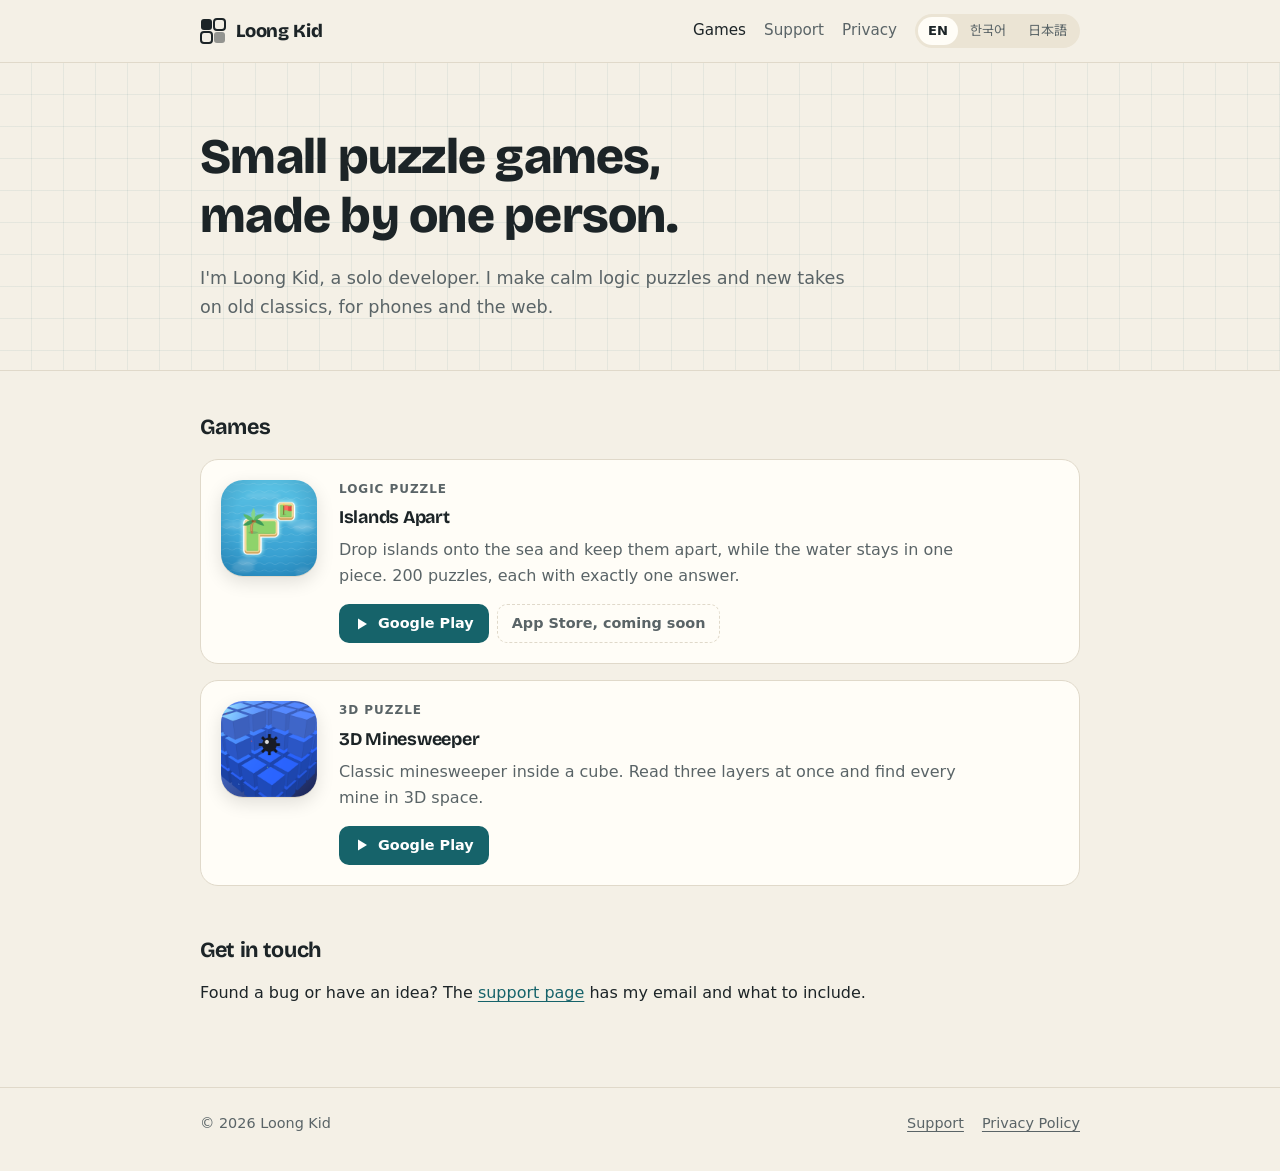
<file: index.html>
<!doctype html>
<html lang="en">
<head>
<meta charset="utf-8">
<meta name="viewport" content="width=device-width, initial-scale=1">
<title>Loong Kid Games</title>
<meta name="description" content="Small puzzle games made by Loong Kid, a solo developer: Islands Apart and 3D Minesweeper.">
<link rel="icon" href="assets/icons/islands-apart.png">
<link rel="preconnect" href="https://fonts.googleapis.com">
<link rel="preconnect" href="https://fonts.gstatic.com" crossorigin>
<link rel="stylesheet" href="https://fonts.googleapis.com/css2?family=Bricolage+Grotesque:opsz,wght@12..96,600;12..96,800&family=Noto+Sans+JP:wght@400;700&family=Noto+Sans+KR:wght@400;700&display=swap">
<link rel="stylesheet" href="assets/site.css">
</head>
<body>

<header class="top">
  <div class="wrap">
    <a class="brand" href="./">
      <svg viewBox="0 0 26 26" aria-hidden="true"><rect x="1" y="1" width="11" height="11" rx="3" fill="currentColor"/><rect x="14" y="1" width="11" height="11" rx="3" fill="none" stroke="currentColor" stroke-width="2"/><rect x="1" y="14" width="11" height="11" rx="3" fill="none" stroke="currentColor" stroke-width="2"/><rect x="14" y="14" width="11" height="11" rx="3" fill="currentColor" opacity=".45"/></svg>
      Loong Kid
    </a>
    <div class="nav">
      <a href="./" aria-current="page"><span data-lang="en">Games</span><span data-lang="ko" hidden>게임</span><span data-lang="ja" hidden>ゲーム</span></a>
      <a href="support/"><span data-lang="en">Support</span><span data-lang="ko" hidden>문의</span><span data-lang="ja" hidden>サポート</span></a>
      <a href="privacy/"><span data-lang="en">Privacy</span><span data-lang="ko" hidden>개인정보</span><span data-lang="ja" hidden>プライバシー</span></a>
      <div class="langs" role="group" aria-label="Language">
        <button type="button" data-set="en" aria-pressed="true">EN</button>
        <button type="button" data-set="ko" aria-pressed="false">한국어</button>
        <button type="button" data-set="ja" aria-pressed="false">日本語</button>
      </div>
    </div>
  </div>
</header>

<div class="hero">
  <div class="wrap">
    <h1>
      <span data-lang="en">Small puzzle games, made by one person.</span>
      <span data-lang="ko" hidden>혼자 만드는 작은 퍼즐 게임</span>
      <span data-lang="ja" hidden>ひとりで作る、小さなパズルゲーム</span>
    </h1>
    <p class="lead" data-lang="en">I'm Loong Kid, a solo developer. I make calm logic puzzles and new takes on old classics, for phones and the web.</p>
    <p class="lead" data-lang="ko" hidden>1인 개발자 Loong Kid입니다. 차분하게 즐기는 논리 퍼즐과 익숙한 고전 게임을 새롭게 비튼 게임을 만들어요.</p>
    <p class="lead" data-lang="ja" hidden>ひとりで開発している Loong Kid です。落ち着いて遊べるロジックパズルや、おなじみのクラシックをひとひねりしたゲームを作っています。</p>
  </div>
</div>

<main class="wrap">
  <section aria-labelledby="games-h">
    <div class="section-head">
      <h2 id="games-h"><span data-lang="en">Games</span><span data-lang="ko" hidden>게임</span><span data-lang="ja" hidden>ゲーム</span></h2>
    </div>

    <div class="games">
      <article class="game" id="islands-apart">
        <img src="assets/icons/islands-apart.png" alt="" width="96" height="96">
        <div class="game-body">
          <div class="label"><span data-lang="en">Logic puzzle</span><span data-lang="ko" hidden>논리 퍼즐</span><span data-lang="ja" hidden>ロジックパズル</span></div>
          <h3>Islands Apart</h3>
          <p data-lang="en">Drop islands onto the sea and keep them apart, while the water stays in one piece. 200 puzzles, each with exactly one answer.</p>
          <p data-lang="ko" hidden>섬을 바다에 놓아 서로 떨어뜨리고, 바다는 하나로 이어 주세요. 답이 딱 하나인 퍼즐 200개.</p>
          <p data-lang="ja" hidden>島を海に置いて離ればなれに、海はひとつにつなげましょう。答えがひとつだけのパズル200問。</p>
          <div class="links">
            <a class="btn btn-solid" href="https://play.google.com/store/apps/details?id=loong.kid.islandsapart">
              <svg viewBox="0 0 16 16" aria-hidden="true"><path d="M4 2.5v11l9-5.5z" fill="currentColor"/></svg>Google Play
            </a>
            <span class="btn btn-soon">
              <span data-lang="en">App Store, coming soon</span><span data-lang="ko" hidden>App Store 출시 예정</span><span data-lang="ja" hidden>App Store 近日公開</span>
            </span>
          </div>
        </div>
      </article>


      <article class="game" id="3d-minesweeper">
        <img src="assets/icons/3d-minesweeper.png" alt="" width="96" height="96">
        <div class="game-body">
          <div class="label"><span data-lang="en">3D puzzle</span><span data-lang="ko" hidden>3D 퍼즐</span><span data-lang="ja" hidden>3Dパズル</span></div>
          <h3>3D Minesweeper</h3>
          <p data-lang="en">Classic minesweeper inside a cube. Read three layers at once and find every mine in 3D space.</p>
          <p data-lang="ko" hidden>정육면체 안에서 하는 지뢰찾기. 위아래 층을 함께 보며 3D 공간에 숨은 지뢰를 모두 찾아내세요.</p>
          <p data-lang="ja" hidden>立方体の中のマインスイーパー。上下の層を見比べて、3D空間に隠れた地雷をすべて見つけましょう。</p>
          <div class="links">
            <a class="btn btn-solid" href="https://play.google.com/store/apps/details?id=loong.kid.minesweeper">
              <svg viewBox="0 0 16 16" aria-hidden="true"><path d="M4 2.5v11l9-5.5z" fill="currentColor"/></svg>Google Play
            </a>
          </div>
        </div>
      </article>
    </div>
  </section>

  <section aria-labelledby="contact-h">
    <h2 id="contact-h"><span data-lang="en">Get in touch</span><span data-lang="ko" hidden>연락하기</span><span data-lang="ja" hidden>お問い合わせ</span></h2>
    <p data-lang="en">Found a bug or have an idea? The <a href="support/">support page</a> has my email and what to include.</p>
    <p data-lang="ko" hidden>버그를 찾았거나 의견이 있으면 <a href="support/">문의 페이지</a>에서 이메일 주소와 보내실 내용을 확인해 주세요.</p>
    <p data-lang="ja" hidden>不具合やご意見は<a href="support/">サポートページ</a>へ。メールアドレスと、書いていただきたい内容を載せています。</p>
  </section>
</main>

<footer>
  <div class="wrap">
    <span>&copy; 2026 Loong Kid</span>
    <nav>
      <a href="support/"><span data-lang="en">Support</span><span data-lang="ko" hidden>문의</span><span data-lang="ja" hidden>サポート</span></a>
      <a href="privacy/"><span data-lang="en">Privacy Policy</span><span data-lang="ko" hidden>개인정보처리방침</span><span data-lang="ja" hidden>プライバシーポリシー</span></a>
    </nav>
  </div>
</footer>

<script src="assets/site.js"></script>
</body>
</html>
</file>
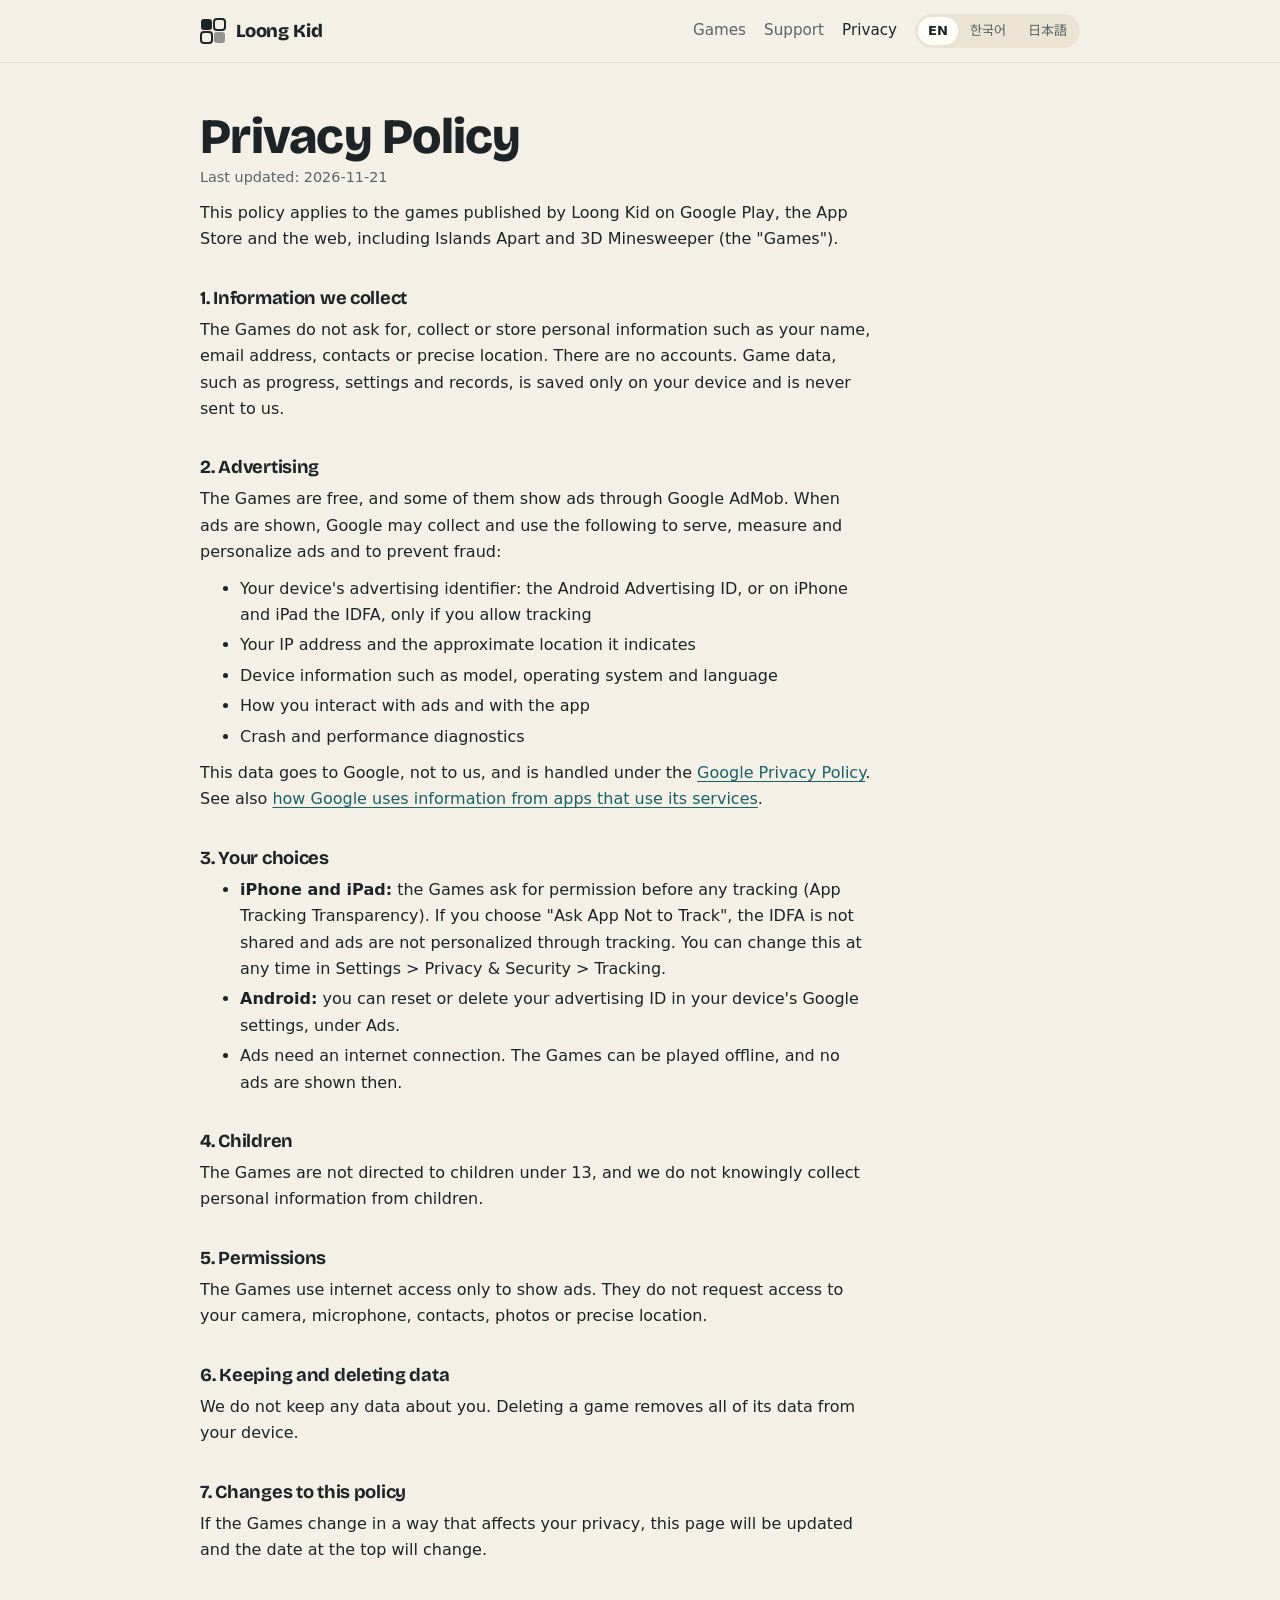
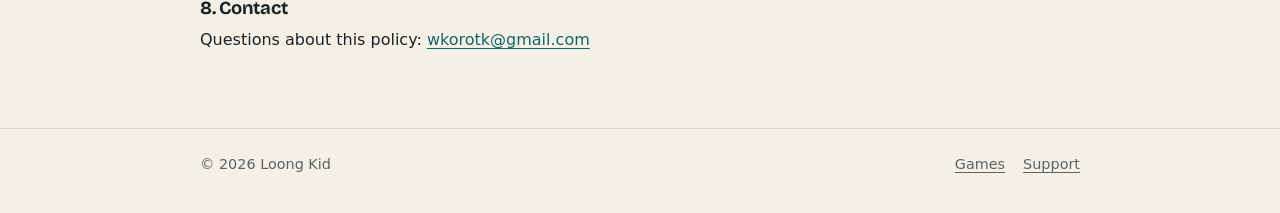
<file: privacy/index.html>
<!doctype html>
<html lang="en">
<head>
<meta charset="utf-8">
<meta name="viewport" content="width=device-width, initial-scale=1">
<title>Loong Kid Privacy Policy</title>
<meta name="description" content="Privacy policy for games by Loong Kid, including Islands Apart and 3D Minesweeper.">
<link rel="icon" href="../assets/icons/islands-apart.png">
<link rel="preconnect" href="https://fonts.googleapis.com">
<link rel="preconnect" href="https://fonts.gstatic.com" crossorigin>
<link rel="stylesheet" href="https://fonts.googleapis.com/css2?family=Bricolage+Grotesque:opsz,wght@12..96,600;12..96,800&family=Noto+Sans+JP:wght@400;700&family=Noto+Sans+KR:wght@400;700&display=swap">
<link rel="stylesheet" href="../assets/site.css">
</head>
<body>

<header class="top">
  <div class="wrap">
    <a class="brand" href="../">
      <svg viewBox="0 0 26 26" aria-hidden="true"><rect x="1" y="1" width="11" height="11" rx="3" fill="currentColor"/><rect x="14" y="1" width="11" height="11" rx="3" fill="none" stroke="currentColor" stroke-width="2"/><rect x="1" y="14" width="11" height="11" rx="3" fill="none" stroke="currentColor" stroke-width="2"/><rect x="14" y="14" width="11" height="11" rx="3" fill="currentColor" opacity=".45"/></svg>
      Loong Kid
    </a>
    <div class="nav">
      <a href="../"><span data-lang="en">Games</span><span data-lang="ko" hidden>게임</span><span data-lang="ja" hidden>ゲーム</span></a>
      <a href="../support/"><span data-lang="en">Support</span><span data-lang="ko" hidden>문의</span><span data-lang="ja" hidden>サポート</span></a>
      <a href="./" aria-current="page"><span data-lang="en">Privacy</span><span data-lang="ko" hidden>개인정보</span><span data-lang="ja" hidden>プライバシー</span></a>
      <div class="langs" role="group" aria-label="Language">
        <button type="button" data-set="en" aria-pressed="true">EN</button>
        <button type="button" data-set="ko" aria-pressed="false">한국어</button>
        <button type="button" data-set="ja" aria-pressed="false">日本語</button>
      </div>
    </div>
  </div>
</header>

<main class="wrap">

<article class="doc" data-lang="en">
  <h1>Privacy Policy</h1>
  <p class="meta">Last updated: 2026-11-21</p>

  <p>This policy applies to the games published by Loong Kid on Google Play, the App Store and the web, including Islands Apart and 3D Minesweeper (the "Games").</p>

  <h2>1. Information we collect</h2>
  <p>The Games do not ask for, collect or store personal information such as your name, email address, contacts or precise location. There are no accounts. Game data, such as progress, settings and records, is saved only on your device and is never sent to us.</p>

  <h2>2. Advertising</h2>
  <p>The Games are free, and some of them show ads through Google AdMob. When ads are shown, Google may collect and use the following to serve, measure and personalize ads and to prevent fraud:</p>
  <ul>
    <li>Your device's advertising identifier: the Android Advertising ID, or on iPhone and iPad the IDFA, only if you allow tracking</li>
    <li>Your IP address and the approximate location it indicates</li>
    <li>Device information such as model, operating system and language</li>
    <li>How you interact with ads and with the app</li>
    <li>Crash and performance diagnostics</li>
  </ul>
  <p>This data goes to Google, not to us, and is handled under the <a href="https://policies.google.com/privacy">Google Privacy Policy</a>. See also <a href="https://policies.google.com/technologies/partner-sites">how Google uses information from apps that use its services</a>.</p>

  <h2>3. Your choices</h2>
  <ul>
    <li><strong>iPhone and iPad:</strong> the Games ask for permission before any tracking (App Tracking Transparency). If you choose "Ask App Not to Track", the IDFA is not shared and ads are not personalized through tracking. You can change this at any time in Settings &gt; Privacy &amp; Security &gt; Tracking.</li>
    <li><strong>Android:</strong> you can reset or delete your advertising ID in your device's Google settings, under Ads.</li>
    <li>Ads need an internet connection. The Games can be played offline, and no ads are shown then.</li>
  </ul>

  <h2>4. Children</h2>
  <p>The Games are not directed to children under 13, and we do not knowingly collect personal information from children.</p>

  <h2>5. Permissions</h2>
  <p>The Games use internet access only to show ads. They do not request access to your camera, microphone, contacts, photos or precise location.</p>

  <h2>6. Keeping and deleting data</h2>
  <p>We do not keep any data about you. Deleting a game removes all of its data from your device.</p>

  <h2>7. Changes to this policy</h2>
  <p>If the Games change in a way that affects your privacy, this page will be updated and the date at the top will change.</p>

  <h2>8. Contact</h2>
  <p>Questions about this policy: <a href="mailto:wkorotk@gmail.com">wkorotk@gmail.com</a></p>
</article>

<article class="doc" data-lang="ko" hidden>
  <h1>개인정보처리방침</h1>
  <p class="meta">최종 수정일: 2026-11-21</p>

  <p>이 방침은 Loong Kid가 Google Play, App Store, 웹에 공개한 게임(Islands Apart, 3D Minesweeper 등, 이하 "게임")에 적용됩니다.</p>

  <h2>1. 수집하는 정보</h2>
  <p>게임은 이름, 이메일 주소, 연락처, 정확한 위치 같은 개인정보를 요청하거나 수집·저장하지 않습니다. 계정도 없습니다. 진행 상황, 설정, 기록 같은 게임 데이터는 기기 안에만 저장되며 개발자에게 전송되지 않습니다.</p>

  <h2>2. 광고</h2>
  <p>게임은 무료이며, 일부 게임은 Google AdMob을 통해 광고를 보여 줍니다. 광고가 표시될 때 Google은 광고 제공·측정·맞춤화와 부정 사용 방지를 위해 다음 정보를 수집·이용할 수 있습니다.</p>
  <ul>
    <li>기기의 광고 식별자: Android 광고 ID, 또는 iPhone·iPad에서는 추적을 허용한 경우에만 IDFA</li>
    <li>IP 주소와 이를 통해 추정되는 대략적인 위치</li>
    <li>기기 모델, 운영체제, 언어 같은 기기 정보</li>
    <li>광고 및 앱과의 상호작용</li>
    <li>충돌 및 성능 진단 정보</li>
  </ul>
  <p>이 정보는 개발자가 아닌 Google에 전달되며 <a href="https://policies.google.com/privacy?hl=ko">Google 개인정보처리방침</a>에 따라 처리됩니다. <a href="https://policies.google.com/technologies/partner-sites?hl=ko">Google이 서비스를 사용하는 앱의 정보를 사용하는 방식</a>도 참고해 주세요.</p>

  <h2>3. 이용자의 선택</h2>
  <ul>
    <li><strong>iPhone·iPad:</strong> 게임은 추적 전에 허용 여부를 묻습니다(앱 추적 투명성). "앱에 추적 금지 요청"을 고르면 IDFA가 공유되지 않으며 추적을 통한 맞춤 광고가 표시되지 않습니다. 설정 &gt; 개인정보 보호 및 보안 &gt; 추적에서 언제든 바꿀 수 있습니다.</li>
    <li><strong>Android:</strong> 기기의 Google 설정 중 광고 항목에서 광고 ID를 재설정하거나 삭제할 수 있습니다.</li>
    <li>광고는 인터넷 연결이 필요합니다. 게임은 오프라인에서도 할 수 있으며, 이때는 광고가 나오지 않습니다.</li>
  </ul>

  <h2>4. 아동</h2>
  <p>게임은 만 13세 미만 아동을 대상으로 하지 않으며, 아동의 개인정보를 알면서 수집하지 않습니다.</p>

  <h2>5. 권한</h2>
  <p>게임은 광고 표시를 위해서만 인터넷을 사용합니다. 카메라, 마이크, 연락처, 사진, 정확한 위치에 대한 권한은 요청하지 않습니다.</p>

  <h2>6. 보관 및 삭제</h2>
  <p>개발자는 이용자에 관한 어떤 데이터도 보관하지 않습니다. 게임을 삭제하면 기기에 저장된 해당 게임의 데이터가 모두 지워집니다.</p>

  <h2>7. 방침의 변경</h2>
  <p>게임이 개인정보에 영향을 주는 방식으로 바뀌면 이 페이지를 수정하고 위의 날짜를 바꿉니다.</p>

  <h2>8. 문의</h2>
  <p>이 방침에 관한 문의: <a href="mailto:wkorotk@gmail.com">wkorotk@gmail.com</a></p>
</article>

<article class="doc" data-lang="ja" hidden>
  <h1>プライバシーポリシー</h1>
  <p class="meta">最終更新日: 2026-11-21</p>

  <p>このポリシーは、Loong Kid が Google Play・App Store・Web で公開しているゲーム(Islands Apart、3D Minesweeper など。以下「本ゲーム」)に適用されます。</p>

  <h2>1. 収集する情報</h2>
  <p>本ゲームは、氏名、メールアドレス、連絡先、正確な位置情報などの個人情報を求めたり、収集・保存したりしません。アカウントもありません。進行状況・設定・記録などのゲームデータは端末内にのみ保存され、開発者に送信されることはありません。</p>

  <h2>2. 広告</h2>
  <p>本ゲームは無料で、一部のゲームでは Google AdMob による広告を表示します。広告の表示時、Google は広告の配信・効果測定・パーソナライズおよび不正防止のために、次の情報を収集・利用することがあります。</p>
  <ul>
    <li>端末の広告識別子: Android の広告 ID、または iPhone・iPad ではトラッキングを許可した場合のみ IDFA</li>
    <li>IP アドレスと、そこから推定されるおおよその位置</li>
    <li>機種、OS、言語などの端末情報</li>
    <li>広告およびアプリの操作に関する情報</li>
    <li>クラッシュおよびパフォーマンスの診断情報</li>
  </ul>
  <p>これらの情報は開発者ではなく Google に送られ、<a href="https://policies.google.com/privacy?hl=ja">Google プライバシーポリシー</a>に従って取り扱われます。<a href="https://policies.google.com/technologies/partner-sites?hl=ja">Google のサービスを使用するアプリから収集した情報の Google による使用</a>もご覧ください。</p>

  <h2>3. 利用者の選択</h2>
  <ul>
    <li><strong>iPhone・iPad:</strong> 本ゲームはトラッキングの前に許可を求めます(App Tracking Transparency)。「App にトラッキングしないように要求」を選ぶと IDFA は共有されず、トラッキングによるパーソナライズ広告は表示されません。設定 &gt; プライバシーとセキュリティ &gt; トラッキング からいつでも変更できます。</li>
    <li><strong>Android:</strong> 端末の Google 設定の「広告」から、広告 ID をリセットまたは削除できます。</li>
    <li>広告の表示にはインターネット接続が必要です。本ゲームはオフラインでも遊べ、その間は広告が表示されません。</li>
  </ul>

  <h2>4. 子どもについて</h2>
  <p>本ゲームは13歳未満の子どもを対象としておらず、子どもの個人情報を故意に収集することはありません。</p>

  <h2>5. 権限</h2>
  <p>本ゲームがインターネットを使うのは広告の表示のためだけです。カメラ、マイク、連絡先、写真、正確な位置情報へのアクセスは求めません。</p>

  <h2>6. データの保管と削除</h2>
  <p>開発者は利用者に関するデータを一切保管していません。ゲームを削除すると、端末内のそのゲームのデータはすべて消去されます。</p>

  <h2>7. ポリシーの変更</h2>
  <p>プライバシーに影響する形で本ゲームが変わった場合は、このページを更新し、上の日付を変更します。</p>

  <h2>8. お問い合わせ</h2>
  <p>このポリシーに関するお問い合わせ: <a href="mailto:wkorotk@gmail.com">wkorotk@gmail.com</a></p>
</article>

</main>

<footer>
  <div class="wrap">
    <span>&copy; 2026 Loong Kid</span>
    <nav>
      <a href="../"><span data-lang="en">Games</span><span data-lang="ko" hidden>게임</span><span data-lang="ja" hidden>ゲーム</span></a>
      <a href="../support/"><span data-lang="en">Support</span><span data-lang="ko" hidden>문의</span><span data-lang="ja" hidden>サポート</span></a>
    </nav>
  </div>
</footer>

<script src="../assets/site.js"></script>
</body>
</html>
</file>
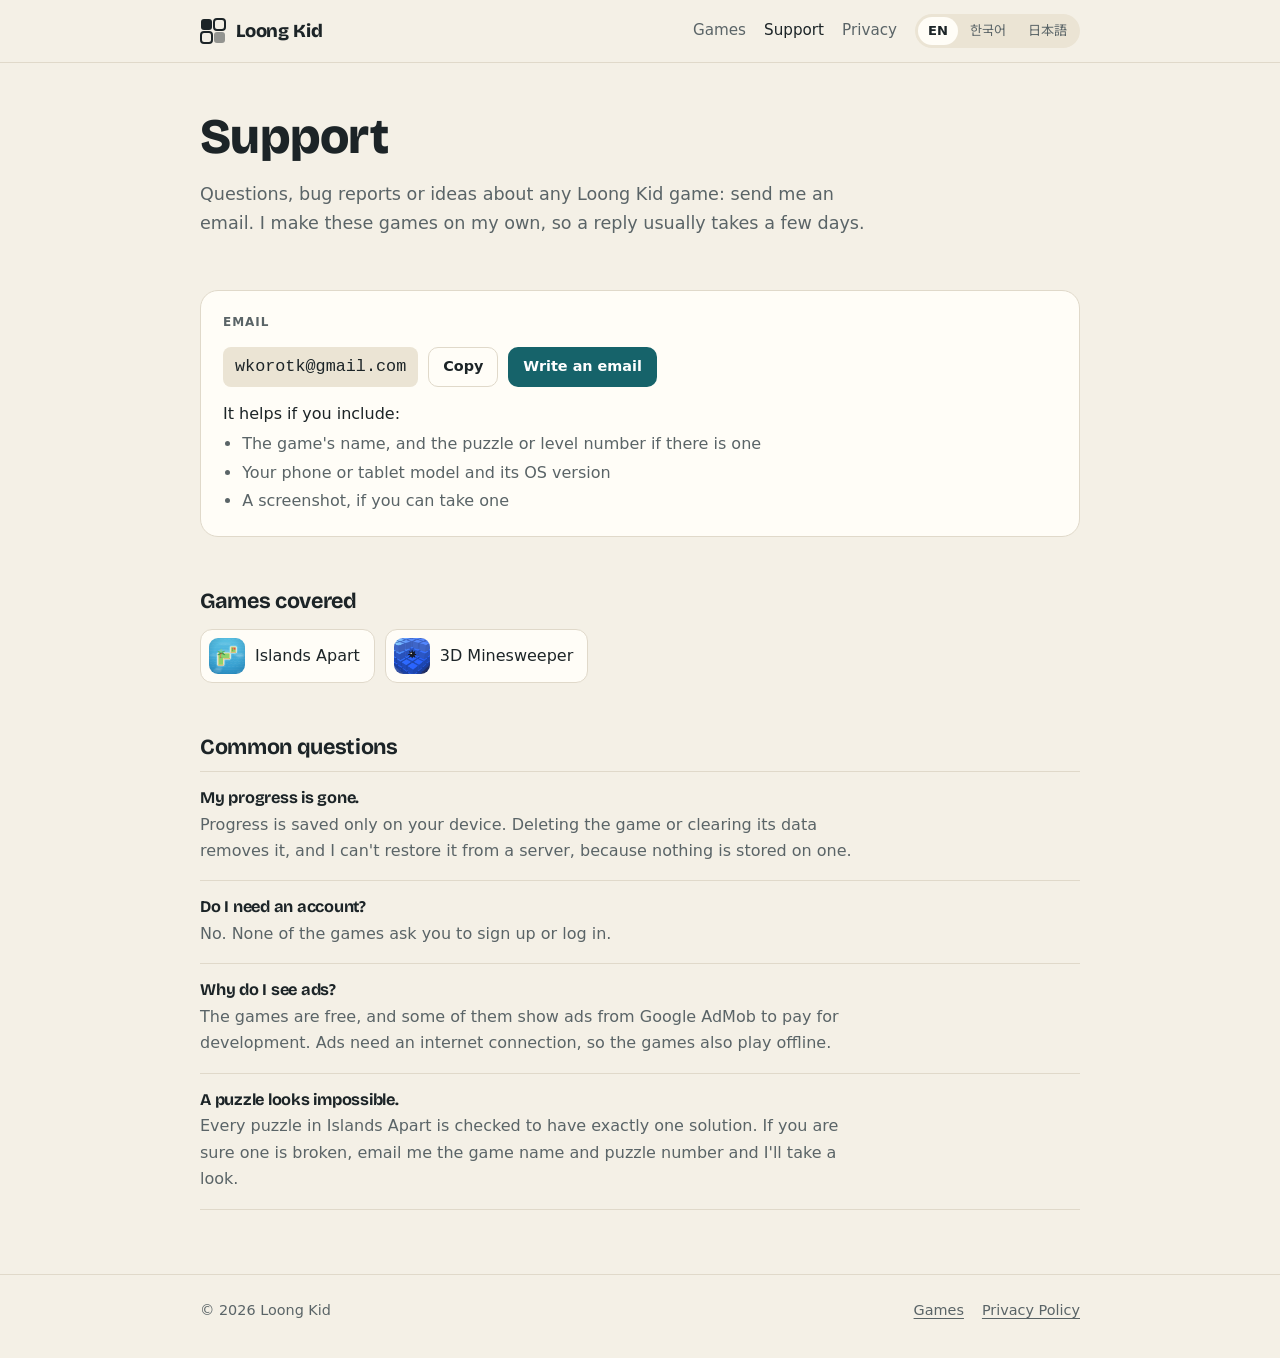
<file: support/index.html>
<!doctype html>
<html lang="en">
<head>
<meta charset="utf-8">
<meta name="viewport" content="width=device-width, initial-scale=1">
<title>Loong Kid Support</title>
<meta name="description" content="Support and contact for Loong Kid games: Islands Apart and 3D Minesweeper.">
<link rel="icon" href="../assets/icons/islands-apart.png">
<link rel="preconnect" href="https://fonts.googleapis.com">
<link rel="preconnect" href="https://fonts.gstatic.com" crossorigin>
<link rel="stylesheet" href="https://fonts.googleapis.com/css2?family=Bricolage+Grotesque:opsz,wght@12..96,600;12..96,800&family=Noto+Sans+JP:wght@400;700&family=Noto+Sans+KR:wght@400;700&display=swap">
<link rel="stylesheet" href="../assets/site.css">
</head>
<body>

<header class="top">
  <div class="wrap">
    <a class="brand" href="../">
      <svg viewBox="0 0 26 26" aria-hidden="true"><rect x="1" y="1" width="11" height="11" rx="3" fill="currentColor"/><rect x="14" y="1" width="11" height="11" rx="3" fill="none" stroke="currentColor" stroke-width="2"/><rect x="1" y="14" width="11" height="11" rx="3" fill="none" stroke="currentColor" stroke-width="2"/><rect x="14" y="14" width="11" height="11" rx="3" fill="currentColor" opacity=".45"/></svg>
      Loong Kid
    </a>
    <div class="nav">
      <a href="../"><span data-lang="en">Games</span><span data-lang="ko" hidden>게임</span><span data-lang="ja" hidden>ゲーム</span></a>
      <a href="./" aria-current="page"><span data-lang="en">Support</span><span data-lang="ko" hidden>문의</span><span data-lang="ja" hidden>サポート</span></a>
      <a href="../privacy/"><span data-lang="en">Privacy</span><span data-lang="ko" hidden>개인정보</span><span data-lang="ja" hidden>プライバシー</span></a>
      <div class="langs" role="group" aria-label="Language">
        <button type="button" data-set="en" aria-pressed="true">EN</button>
        <button type="button" data-set="ko" aria-pressed="false">한국어</button>
        <button type="button" data-set="ja" aria-pressed="false">日本語</button>
      </div>
    </div>
  </div>
</header>

<main class="wrap">
  <section>
    <h1>
      <span data-lang="en">Support</span><span data-lang="ko" hidden>고객 문의</span><span data-lang="ja" hidden>サポート</span>
    </h1>
    <p class="lead" style="margin-top:14px" data-lang="en">Questions, bug reports or ideas about any Loong Kid game: send me an email. I make these games on my own, so a reply usually takes a few days.</p>
    <p class="lead" style="margin-top:14px" data-lang="ko" hidden>Loong Kid 게임에 대한 질문, 버그 제보, 의견은 이메일로 보내 주세요. 혼자 만드는 게임이라 답장까지 며칠 걸릴 수 있어요.</p>
    <p class="lead" style="margin-top:14px" data-lang="ja" hidden>Loong Kid のゲームについてのご質問・不具合のご報告・ご意見は、メールでお送りください。ひとりで開発しているため、お返事まで数日かかることがあります。</p>
  </section>

  <section>
    <div class="contact">
      <div class="label"><span data-lang="en">Email</span><span data-lang="ko" hidden>이메일</span><span data-lang="ja" hidden>メール</span></div>
      <div class="email-row">
        <span class="email">wkorotk@gmail.com</span>
        <button type="button" class="btn btn-ghost" data-copy="wkorotk@gmail.com">
          <span data-lang="en" data-done="Copied">Copy</span><span data-lang="ko" data-done="복사됨" hidden>복사</span><span data-lang="ja" data-done="コピーしました" hidden>コピー</span>
        </button>
        <a class="btn btn-solid" href="mailto:wkorotk@gmail.com">
          <span data-lang="en">Write an email</span><span data-lang="ko" hidden>메일 쓰기</span><span data-lang="ja" hidden>メールを書く</span>
        </a>
      </div>
      <div>
        <p style="margin:0 0 4px" data-lang="en">It helps if you include:</p>
        <p style="margin:0 0 4px" data-lang="ko" hidden>이런 내용을 함께 적어 주시면 빨리 해결할 수 있어요.</p>
        <p style="margin:0 0 4px" data-lang="ja" hidden>次の内容を書いていただけると助かります。</p>
        <ul class="checklist" data-lang="en">
          <li>The game's name, and the puzzle or level number if there is one</li>
          <li>Your phone or tablet model and its OS version</li>
          <li>A screenshot, if you can take one</li>
        </ul>
        <ul class="checklist" data-lang="ko" hidden>
          <li>게임 이름, 그리고 퍼즐이나 스테이지 번호</li>
          <li>휴대폰·태블릿 기종과 OS 버전</li>
          <li>가능하면 화면 캡처</li>
        </ul>
        <ul class="checklist" data-lang="ja" hidden>
          <li>ゲーム名と、パズルやステージの番号</li>
          <li>スマートフォン・タブレットの機種と OS のバージョン</li>
          <li>できればスクリーンショット</li>
        </ul>
      </div>
    </div>
  </section>

  <section aria-labelledby="covered-h">
    <h2 id="covered-h" style="margin-bottom:14px"><span data-lang="en">Games covered</span><span data-lang="ko" hidden>지원하는 게임</span><span data-lang="ja" hidden>対象のゲーム</span></h2>
    <ul class="mini-games">
      <li id="islands-apart"><img src="../assets/icons/islands-apart.png" alt="" width="36" height="36">Islands Apart</li>
      <li id="3d-minesweeper"><img src="../assets/icons/3d-minesweeper.png" alt="" width="36" height="36">3D Minesweeper</li>
    </ul>
  </section>

  <section aria-labelledby="faq-h">
    <h2 id="faq-h" style="margin-bottom:10px"><span data-lang="en">Common questions</span><span data-lang="ko" hidden>자주 묻는 질문</span><span data-lang="ja" hidden>よくある質問</span></h2>
    <div class="faq" data-lang="en">
      <div>
        <h3>My progress is gone.</h3>
        <p>Progress is saved only on your device. Deleting the game or clearing its data removes it, and I can't restore it from a server, because nothing is stored on one.</p>
      </div>
      <div>
        <h3>Do I need an account?</h3>
        <p>No. None of the games ask you to sign up or log in.</p>
      </div>
      <div>
        <h3>Why do I see ads?</h3>
        <p>The games are free, and some of them show ads from Google AdMob to pay for development. Ads need an internet connection, so the games also play offline.</p>
      </div>
      <div>
        <h3>A puzzle looks impossible.</h3>
        <p>Every puzzle in Islands Apart is checked to have exactly one solution. If you are sure one is broken, email me the game name and puzzle number and I'll take a look.</p>
      </div>
    </div>
    <div class="faq" data-lang="ko" hidden>
      <div>
        <h3>진행 기록이 사라졌어요.</h3>
        <p>기록은 기기 안에만 저장돼요. 게임을 지우거나 앱 데이터를 삭제하면 함께 지워지고, 서버에 따로 저장하지 않아서 되살릴 수 없어요.</p>
      </div>
      <div>
        <h3>계정이 필요한가요?</h3>
        <p>아니요. 모든 게임이 가입이나 로그인 없이 바로 돼요.</p>
      </div>
      <div>
        <h3>광고가 왜 나오나요?</h3>
        <p>무료 게임이라 일부 게임에서 Google AdMob 광고로 개발비를 마련하고 있어요. 광고는 인터넷이 연결돼 있을 때만 나오고, 게임은 인터넷 없이도 할 수 있어요.</p>
      </div>
      <div>
        <h3>풀 수 없는 퍼즐 같아요.</h3>
        <p>Islands Apart의 퍼즐은 모두 답이 딱 하나인지 확인을 거쳤어요. 그래도 이상하다면 게임 이름과 퍼즐 번호를 메일로 보내 주세요. 확인해 볼게요.</p>
      </div>
    </div>
    <div class="faq" data-lang="ja" hidden>
      <div>
        <h3>進行状況が消えてしまいました。</h3>
        <p>進行状況は端末の中にだけ保存されます。ゲームを削除したりアプリのデータを消去すると一緒に消え、サーバーには保存していないため復元できません。</p>
      </div>
      <div>
        <h3>アカウントは必要ですか?</h3>
        <p>いいえ。どのゲームも登録やログインなしで遊べます。</p>
      </div>
      <div>
        <h3>なぜ広告が出るのですか?</h3>
        <p>無料のゲームのため、一部のゲームでは Google AdMob の広告で開発費をまかなっています。広告はインターネット接続時のみ表示され、ゲームはオフラインでも遊べます。</p>
      </div>
      <div>
        <h3>解けないパズルがあります。</h3>
        <p>Islands Apart のパズルは、すべて答えがひとつだけになるよう確認しています。それでもおかしいと思ったら、ゲーム名とパズル番号をメールでお知らせください。</p>
      </div>
    </div>
  </section>
</main>

<footer>
  <div class="wrap">
    <span>&copy; 2026 Loong Kid</span>
    <nav>
      <a href="../"><span data-lang="en">Games</span><span data-lang="ko" hidden>게임</span><span data-lang="ja" hidden>ゲーム</span></a>
      <a href="../privacy/"><span data-lang="en">Privacy Policy</span><span data-lang="ko" hidden>개인정보처리방침</span><span data-lang="ja" hidden>プライバシーポリシー</span></a>
    </nav>
  </div>
</footer>

<script src="../assets/site.js"></script>
</body>
</html>
</file>
<file: assets/site.css>
:root {
  --bg: #f4f0e6;
  --surface: #fffdf7;
  --ink: #1c2427;
  --muted: #5a6467;
  --line: #e0d9ca;
  --accent: #16636a;
  --accent-ink: #ffffff;
  --chip: #ebe4d4;
  --grid: rgba(22, 99, 106, 0.07);
  color-scheme: light;
}
@media (prefers-color-scheme: dark) {
  :root {
    --bg: #121719;
    --surface: #1a2124;
    --ink: #ebe7dd;
    --muted: #a0a9ab;
    --line: #2b3437;
    --accent: #62c1bf;
    --accent-ink: #0c1416;
    --chip: #243033;
    --grid: rgba(98, 193, 191, 0.06);
    color-scheme: dark;
  }
}

* { box-sizing: border-box; }
html { -webkit-text-size-adjust: 100%; }
body {
  margin: 0;
  background: var(--bg);
  color: var(--ink);
  font-family: system-ui, -apple-system, "Segoe UI", "Noto Sans KR", "Noto Sans JP", sans-serif;
  font-size: 16px;
  line-height: 1.65;
}
:lang(ko) body, html:lang(ko) body { word-break: keep-all; }
a { color: var(--accent); text-underline-offset: 3px; }
img { max-width: 100%; display: block; }
[hidden] { display: none !important; }

.wrap { max-width: 920px; margin: 0 auto; padding-inline: 20px; }

/* header */
.top { border-bottom: 1px solid var(--line); }
.top .wrap {
  display: flex; align-items: center; justify-content: space-between;
  gap: 12px 20px; flex-wrap: wrap; padding-block: 14px;
}
.brand {
  display: flex; align-items: center; gap: 10px;
  color: var(--ink); text-decoration: none;
  font-family: "Bricolage Grotesque", system-ui, sans-serif;
  font-weight: 800; font-size: 1.15rem; letter-spacing: -0.01em;
}
.brand svg { width: 26px; height: 26px; flex: none; }
.nav { display: flex; align-items: center; gap: 6px 18px; flex-wrap: wrap; }
.nav a { color: var(--muted); text-decoration: none; font-size: 0.95rem; }
.nav a:hover, .nav a[aria-current="page"] { color: var(--ink); }
.langs { display: flex; gap: 2px; background: var(--chip); border-radius: 999px; padding: 3px; }
.langs button {
  border: 0; background: transparent; color: var(--muted);
  font: inherit; font-size: 0.82rem; padding: 3px 10px; border-radius: 999px; cursor: pointer;
}
.langs button[aria-pressed="true"] { background: var(--surface); color: var(--ink); font-weight: 700; }

/* type */
h1, h2, h3 {
  font-family: "Bricolage Grotesque", system-ui, "Noto Sans KR", "Noto Sans JP", sans-serif;
  line-height: 1.2; letter-spacing: -0.015em; text-wrap: balance; margin: 0;
}
h1 { font-size: clamp(2rem, 5.5vw, 3.1rem); font-weight: 800; }
h2 { font-size: 1.35rem; font-weight: 700; }
h3 { font-size: 1.12rem; font-weight: 700; }
.label {
  font-size: 0.75rem; text-transform: uppercase; letter-spacing: 0.08em;
  color: var(--muted); font-weight: 600;
}
.lead { font-size: 1.1rem; color: var(--muted); max-width: 38em; margin: 0; }

/* hero */
.hero {
  padding-block: 64px 48px;
  background-image:
    linear-gradient(var(--grid) 1px, transparent 1px),
    linear-gradient(90deg, var(--grid) 1px, transparent 1px);
  background-size: 32px 32px;
  background-position: -1px -1px;
  border-bottom: 1px solid var(--line);
}
.hero .wrap { display: grid; gap: 18px; }

main { padding-block: 44px 64px; }
section + section { margin-top: 52px; }
.section-head { display: flex; align-items: baseline; justify-content: space-between; gap: 12px; margin-bottom: 18px; }

/* game cards */
.games { display: grid; gap: 16px; }
.game {
  display: grid; grid-template-columns: 96px minmax(0, 1fr); gap: 18px 22px;
  background: var(--surface); border: 1px solid var(--line); border-radius: 18px; padding: 20px;
  scroll-margin-top: 20px;
}
.game img { width: 96px; height: 96px; border-radius: 22px; box-shadow: 0 1px 0 var(--line), 0 6px 18px rgba(0,0,0,0.12); }
.game-body { display: grid; gap: 8px; min-width: 0; }
.game p { margin: 0; color: var(--muted); max-width: 40em; }
.links { display: flex; flex-wrap: wrap; gap: 8px; margin-top: 6px; }
.btn {
  display: inline-flex; align-items: center; gap: 8px;
  padding: 7px 14px; border-radius: 10px; font-size: 0.9rem; font-weight: 600;
  text-decoration: none; border: 1px solid transparent;
}
.btn svg { width: 16px; height: 16px; flex: none; }
.btn-solid { background: var(--accent); color: var(--accent-ink); }
.btn-solid:hover { filter: brightness(1.08); }
.btn-ghost { border-color: var(--line); color: var(--ink); background: transparent; }
.btn-soon { border: 1px dashed var(--line); color: var(--muted); cursor: default; }

@media (max-width: 520px) {
  .game { grid-template-columns: 64px minmax(0, 1fr); padding: 16px; gap: 14px; }
  .game img { width: 64px; height: 64px; border-radius: 15px; }
}

/* support */
.contact {
  background: var(--surface); border: 1px solid var(--line); border-radius: 18px;
  padding: 22px; display: grid; gap: 14px;
}
.email-row { display: flex; flex-wrap: wrap; align-items: center; gap: 10px; }
.email {
  font-family: ui-monospace, "Cascadia Mono", Consolas, monospace; font-size: 1.05rem;
  background: var(--chip); padding: 6px 12px; border-radius: 8px; user-select: all;
  overflow-wrap: anywhere;
}
button.btn { font: inherit; font-size: 0.9rem; font-weight: 600; cursor: pointer; }
.checklist { margin: 0; padding-left: 1.2em; color: var(--muted); }
.checklist li + li { margin-top: 2px; }

.mini-games { display: flex; flex-wrap: wrap; gap: 10px; list-style: none; padding: 0; margin: 0; }
.mini-games li {
  display: flex; align-items: center; gap: 10px; background: var(--surface);
  border: 1px solid var(--line); border-radius: 12px; padding: 8px 14px 8px 8px; scroll-margin-top: 20px;
}
.mini-games img { width: 36px; height: 36px; border-radius: 9px; }

.faq { display: grid; gap: 0; border-top: 1px solid var(--line); }
.faq > div { padding-block: 16px; border-bottom: 1px solid var(--line); display: grid; gap: 4px; }
.faq h3 { font-size: 1.02rem; }
.faq p { margin: 0; color: var(--muted); max-width: 42em; }

/* long text (privacy) */
.doc { max-width: 42em; }
.doc h2 { margin-top: 34px; margin-bottom: 8px; font-size: 1.15rem; }
.doc p, .doc ul { margin: 0 0 10px; }
.doc li + li { margin-top: 4px; }
.meta { color: var(--muted); font-size: 0.9rem; margin-top: 10px; }

footer { border-top: 1px solid var(--line); }
footer .wrap {
  padding-block: 24px 36px; display: flex; flex-wrap: wrap; gap: 8px 22px;
  justify-content: space-between; color: var(--muted); font-size: 0.9rem;
}
footer nav { display: flex; gap: 18px; flex-wrap: wrap; }
footer a { color: var(--muted); }
</file>
